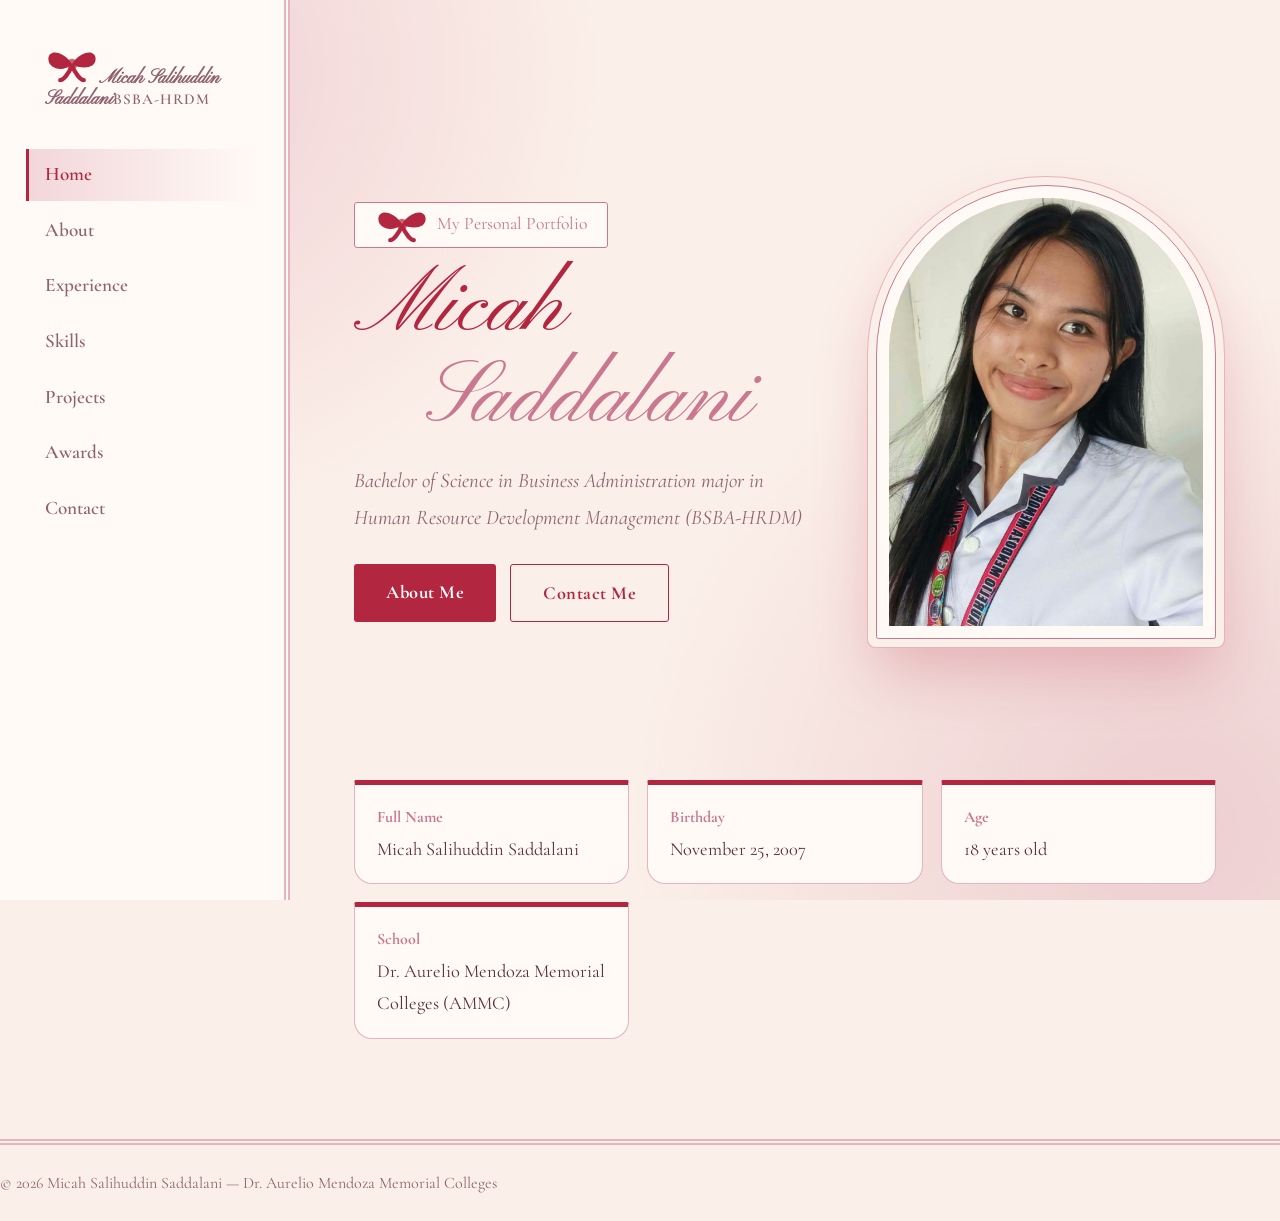
<file: index.html>
<!DOCTYPE html>
<html lang="en">
<head>
<meta charset="UTF-8">
<meta name="viewport" content="width=device-width, initial-scale=1.0">
<title>Home | Micah Salihuddin Saddalani</title>
<link rel="preconnect" href="https://fonts.googleapis.com">
<link rel="preconnect" href="https://fonts.gstatic.com" crossorigin>
<link href="https://fonts.googleapis.com/css2?family=Pinyon+Script&family=Cormorant+Garamond:ital,wght@0,400;0,600;0,700;1,400&display=swap" rel="stylesheet">
<link rel="stylesheet" href="style.css">
</head>
<body>
<header class="top">
<a class="brand" href="index.html"><svg class="bow" viewBox="0 0 64 42" aria-hidden="true"><path d="M32 20C22 4 4 2 4 14s18 16 28 6zM32 20c10-16 28-18 28-6S42 26 32 20z" fill="currentColor"/><path d="M32 22c-4 9-10 17-14 17M32 22c4 9 10 17 14 17" stroke="currentColor" stroke-width="5" fill="none" stroke-linecap="round"/><circle cx="32" cy="20" r="6.5" fill="currentColor" opacity=".7"/></svg><span>Micah Salihuddin Saddalani<small>BSBA-HRDM</small></span></a>
<nav><ul><li><a href="index.html" class="on">Home</a></li><li><a href="about.html">About</a></li><li><a href="experience.html">Experience</a></li><li><a href="skills.html">Skills</a></li><li><a href="projects.html">Projects</a></li><li><a href="awards.html">Awards</a></li><li><a href="contact.html">Contact</a></li></ul></nav>
</header>
<main>
<section class="hero intro">
<div>
<span class="tag"><svg class="bow" viewBox="0 0 64 42" aria-hidden="true"><path d="M32 20C22 4 4 2 4 14s18 16 28 6zM32 20c10-16 28-18 28-6S42 26 32 20z" fill="currentColor"/><path d="M32 22c-4 9-10 17-14 17M32 22c4 9 10 17 14 17" stroke="currentColor" stroke-width="5" fill="none" stroke-linecap="round"/><circle cx="32" cy="20" r="6.5" fill="currentColor" opacity=".7"/></svg>My Personal Portfolio</span>
<h1>Micah<span>Saddalani</span></h1>
<p class="course">Bachelor of Science in Business Administration major in Human Resource Development Management (BSBA-HRDM)</p>
<div class="btns"><a class="btn" href="about.html">About Me</a><a class="btn alt" href="contact.html">Contact Me</a></div>
</div>
<div class="avatar "><div class="ph"><span>MS</span><img src="./images/cf993c33-d4bf-4c0f-a666-e9ceb69da66f.jfif" alt="Profile picture of Micah Salihuddin Saddalani" onerror="this.remove()"></div></div>
</section>
<section class="facts">
<div class="fact"><b>Full Name</b>Micah Salihuddin Saddalani</div>
<div class="fact"><b>Birthday</b>November 25, 2007</div>
<div class="fact"><b>Age</b>18 years old</div>
<div class="fact"><b>School</b>Dr. Aurelio Mendoza Memorial Colleges (AMMC)</div>
</section>
</main>
<footer>&copy; 2026 Micah Salihuddin Saddalani &mdash; Dr. Aurelio Mendoza Memorial Colleges</footer>
</body>
</html>
</file>
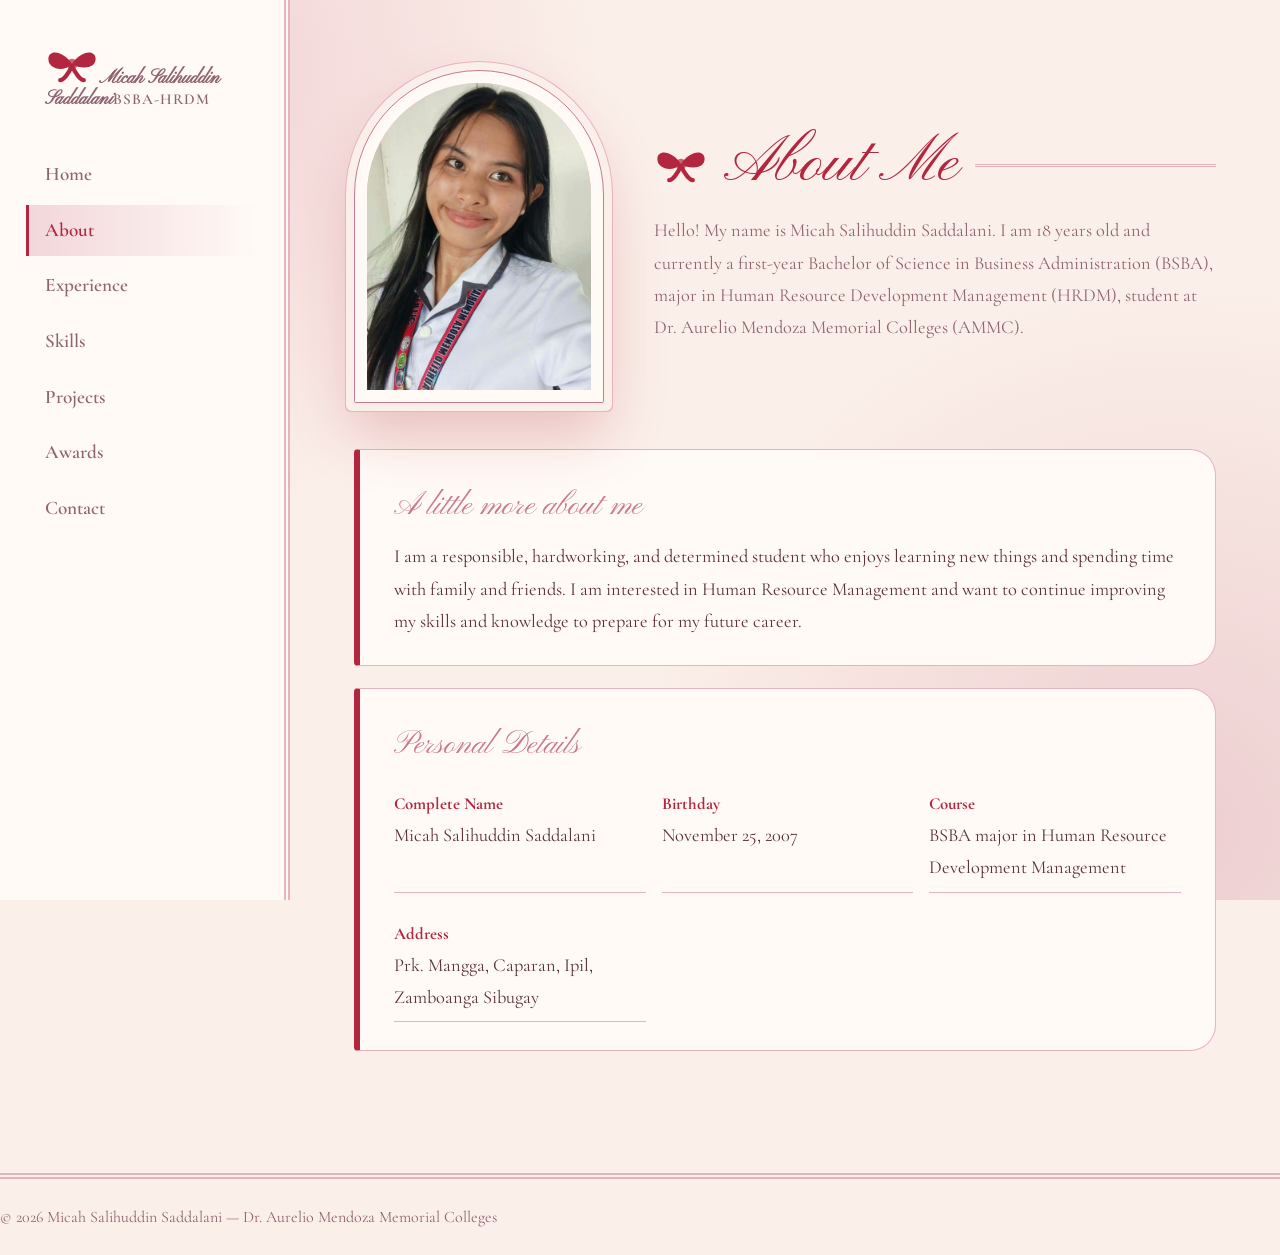
<file: about.html>
<!DOCTYPE html>
<html lang="en">
<head>
<meta charset="UTF-8">
<meta name="viewport" content="width=device-width, initial-scale=1.0">
<title>About | Micah Salihuddin Saddalani</title>
<link rel="preconnect" href="https://fonts.googleapis.com">
<link rel="preconnect" href="https://fonts.gstatic.com" crossorigin>
<link href="https://fonts.googleapis.com/css2?family=Pinyon+Script&family=Cormorant+Garamond:ital,wght@0,400;0,600;0,700;1,400&display=swap" rel="stylesheet">
<link rel="stylesheet" href="style.css">
</head>
<body>
<header class="top">
<a class="brand" href="index.html"><svg class="bow" viewBox="0 0 64 42" aria-hidden="true"><path d="M32 20C22 4 4 2 4 14s18 16 28 6zM32 20c10-16 28-18 28-6S42 26 32 20z" fill="currentColor"/><path d="M32 22c-4 9-10 17-14 17M32 22c4 9 10 17 14 17" stroke="currentColor" stroke-width="5" fill="none" stroke-linecap="round"/><circle cx="32" cy="20" r="6.5" fill="currentColor" opacity=".7"/></svg><span>Micah Salihuddin Saddalani<small>BSBA-HRDM</small></span></a>
<nav><ul><li><a href="index.html">Home</a></li><li><a href="about.html" class="on">About</a></li><li><a href="experience.html">Experience</a></li><li><a href="skills.html">Skills</a></li><li><a href="projects.html">Projects</a></li><li><a href="awards.html">Awards</a></li><li><a href="contact.html">Contact</a></li></ul></nav>
</header>
<main>
<section class="intro"><div class="split"><div class="avatar sm"><div class="ph"><span>MS</span><img src="./images/cf993c33-d4bf-4c0f-a666-e9ceb69da66f.jfif" alt="Profile picture of Micah Salihuddin Saddalani" onerror="this.remove()"></div></div><div><h2 class="title"><svg class="bow" viewBox="0 0 64 42" aria-hidden="true"><path d="M32 20C22 4 4 2 4 14s18 16 28 6zM32 20c10-16 28-18 28-6S42 26 32 20z" fill="currentColor"/><path d="M32 22c-4 9-10 17-14 17M32 22c4 9 10 17 14 17" stroke="currentColor" stroke-width="5" fill="none" stroke-linecap="round"/><circle cx="32" cy="20" r="6.5" fill="currentColor" opacity=".7"/></svg>About Me</h2><p class="lead">Hello! My name is Micah Salihuddin Saddalani. I am 18 years old and currently a first-year Bachelor of Science in Business Administration (BSBA), major in Human Resource Development Management (HRDM), student at Dr. Aurelio Mendoza Memorial Colleges (AMMC).</p></div></div>
<div class="block"><h3>A little more about me</h3><p>I am a responsible, hardworking, and determined student who enjoys learning new things and spending time with family and friends. I am interested in Human Resource Management and want to continue improving my skills and knowledge to prepare for my future career.</p></div>
<div class="block"><h3>Personal Details</h3><div class="pairs"><div><small>Complete Name</small><p>Micah Salihuddin Saddalani</p></div><div><small>Birthday</small><p>November 25, 2007</p></div><div><small>Course</small><p>BSBA major in Human Resource Development Management</p></div><div><small>Address</small><p>Prk. Mangga, Caparan, Ipil, Zamboanga Sibugay</p></div></div></div></section>
</main>
<footer>&copy; 2026 Micah Salihuddin Saddalani &mdash; Dr. Aurelio Mendoza Memorial Colleges</footer>
</body>
</html>
</file>
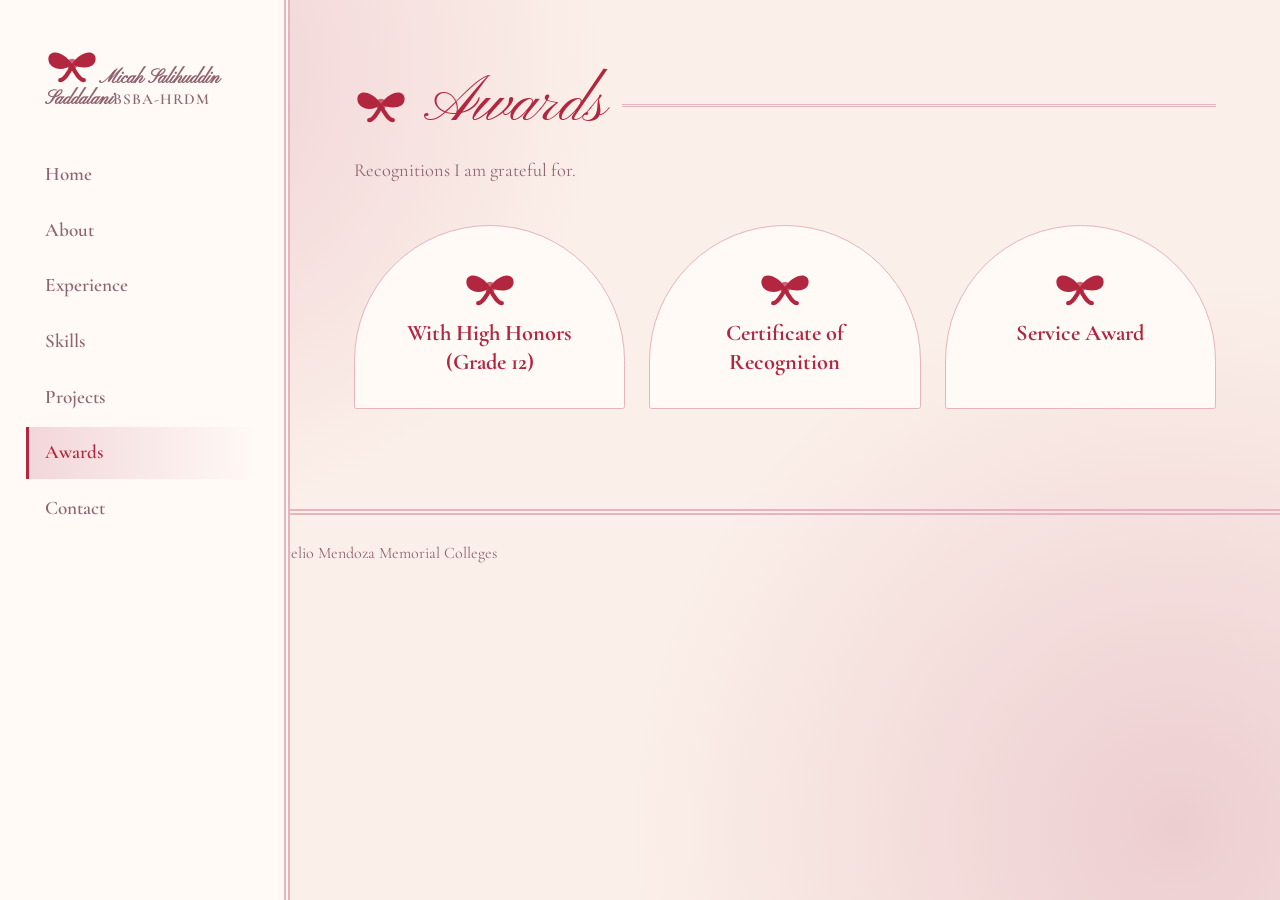
<file: awards.html>
<!DOCTYPE html>
<html lang="en">
<head>
<meta charset="UTF-8">
<meta name="viewport" content="width=device-width, initial-scale=1.0">
<title>Awards | Micah Salihuddin Saddalani</title>
<link rel="preconnect" href="https://fonts.googleapis.com">
<link rel="preconnect" href="https://fonts.gstatic.com" crossorigin>
<link href="https://fonts.googleapis.com/css2?family=Pinyon+Script&family=Cormorant+Garamond:ital,wght@0,400;0,600;0,700;1,400&display=swap" rel="stylesheet">
<link rel="stylesheet" href="style.css">
</head>
<body>
<header class="top">
<a class="brand" href="index.html"><svg class="bow" viewBox="0 0 64 42" aria-hidden="true"><path d="M32 20C22 4 4 2 4 14s18 16 28 6zM32 20c10-16 28-18 28-6S42 26 32 20z" fill="currentColor"/><path d="M32 22c-4 9-10 17-14 17M32 22c4 9 10 17 14 17" stroke="currentColor" stroke-width="5" fill="none" stroke-linecap="round"/><circle cx="32" cy="20" r="6.5" fill="currentColor" opacity=".7"/></svg><span>Micah Salihuddin Saddalani<small>BSBA-HRDM</small></span></a>
<nav><ul><li><a href="index.html">Home</a></li><li><a href="about.html">About</a></li><li><a href="experience.html">Experience</a></li><li><a href="skills.html">Skills</a></li><li><a href="projects.html">Projects</a></li><li><a href="awards.html" class="on">Awards</a></li><li><a href="contact.html">Contact</a></li></ul></nav>
</header>
<main>
<section class="intro"><h2 class="title"><svg class="bow" viewBox="0 0 64 42" aria-hidden="true"><path d="M32 20C22 4 4 2 4 14s18 16 28 6zM32 20c10-16 28-18 28-6S42 26 32 20z" fill="currentColor"/><path d="M32 22c-4 9-10 17-14 17M32 22c4 9 10 17 14 17" stroke="currentColor" stroke-width="5" fill="none" stroke-linecap="round"/><circle cx="32" cy="20" r="6.5" fill="currentColor" opacity=".7"/></svg>Awards</h2><p class="lead">Recognitions I am grateful for.</p><div class="cards"><div class="card"><svg class="bow" viewBox="0 0 64 42" aria-hidden="true"><path d="M32 20C22 4 4 2 4 14s18 16 28 6zM32 20c10-16 28-18 28-6S42 26 32 20z" fill="currentColor"/><path d="M32 22c-4 9-10 17-14 17M32 22c4 9 10 17 14 17" stroke="currentColor" stroke-width="5" fill="none" stroke-linecap="round"/><circle cx="32" cy="20" r="6.5" fill="currentColor" opacity=".7"/></svg><h3>With High Honors (Grade 12)</h3></div><div class="card"><svg class="bow" viewBox="0 0 64 42" aria-hidden="true"><path d="M32 20C22 4 4 2 4 14s18 16 28 6zM32 20c10-16 28-18 28-6S42 26 32 20z" fill="currentColor"/><path d="M32 22c-4 9-10 17-14 17M32 22c4 9 10 17 14 17" stroke="currentColor" stroke-width="5" fill="none" stroke-linecap="round"/><circle cx="32" cy="20" r="6.5" fill="currentColor" opacity=".7"/></svg><h3>Certificate of Recognition</h3></div><div class="card"><svg class="bow" viewBox="0 0 64 42" aria-hidden="true"><path d="M32 20C22 4 4 2 4 14s18 16 28 6zM32 20c10-16 28-18 28-6S42 26 32 20z" fill="currentColor"/><path d="M32 22c-4 9-10 17-14 17M32 22c4 9 10 17 14 17" stroke="currentColor" stroke-width="5" fill="none" stroke-linecap="round"/><circle cx="32" cy="20" r="6.5" fill="currentColor" opacity=".7"/></svg><h3>Service Award</h3></div></div></section>
</main>
<footer>&copy; 2026 Micah Salihuddin Saddalani &mdash; Dr. Aurelio Mendoza Memorial Colleges</footer>
</body>
</html>
</file>
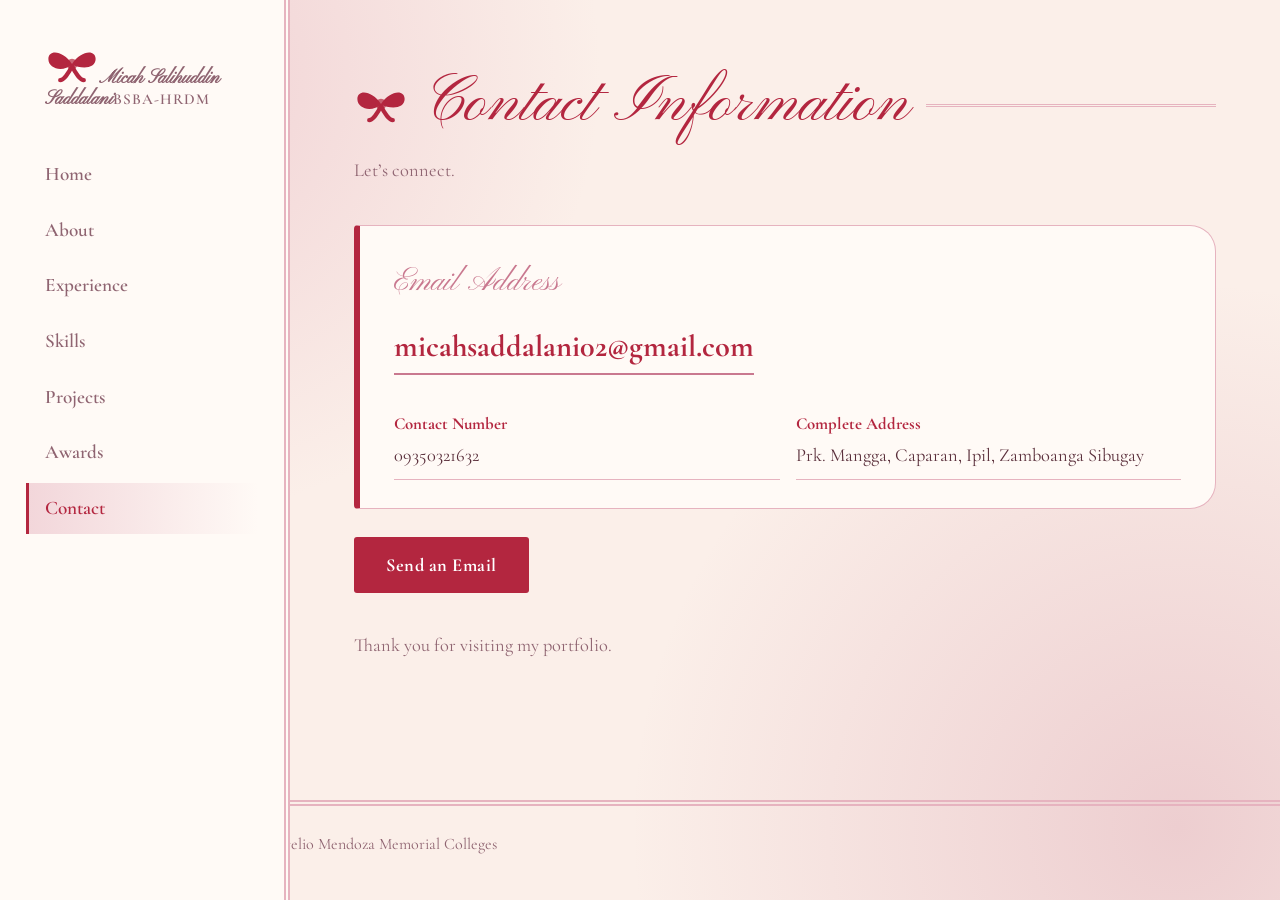
<file: contact.html>
<!DOCTYPE html>
<html lang="en">
<head>
<meta charset="UTF-8">
<meta name="viewport" content="width=device-width, initial-scale=1.0">
<title>Contact | Micah Salihuddin Saddalani</title>
<link rel="preconnect" href="https://fonts.googleapis.com">
<link rel="preconnect" href="https://fonts.gstatic.com" crossorigin>
<link href="https://fonts.googleapis.com/css2?family=Pinyon+Script&family=Cormorant+Garamond:ital,wght@0,400;0,600;0,700;1,400&display=swap" rel="stylesheet">
<link rel="stylesheet" href="style.css">
</head>
<body>
<header class="top">
<a class="brand" href="index.html"><svg class="bow" viewBox="0 0 64 42" aria-hidden="true"><path d="M32 20C22 4 4 2 4 14s18 16 28 6zM32 20c10-16 28-18 28-6S42 26 32 20z" fill="currentColor"/><path d="M32 22c-4 9-10 17-14 17M32 22c4 9 10 17 14 17" stroke="currentColor" stroke-width="5" fill="none" stroke-linecap="round"/><circle cx="32" cy="20" r="6.5" fill="currentColor" opacity=".7"/></svg><span>Micah Salihuddin Saddalani<small>BSBA-HRDM</small></span></a>
<nav><ul><li><a href="index.html">Home</a></li><li><a href="about.html">About</a></li><li><a href="experience.html">Experience</a></li><li><a href="skills.html">Skills</a></li><li><a href="projects.html">Projects</a></li><li><a href="awards.html">Awards</a></li><li><a href="contact.html" class="on">Contact</a></li></ul></nav>
</header>
<main>
<section class="intro center"><h2 class="title"><svg class="bow" viewBox="0 0 64 42" aria-hidden="true"><path d="M32 20C22 4 4 2 4 14s18 16 28 6zM32 20c10-16 28-18 28-6S42 26 32 20z" fill="currentColor"/><path d="M32 22c-4 9-10 17-14 17M32 22c4 9 10 17 14 17" stroke="currentColor" stroke-width="5" fill="none" stroke-linecap="round"/><circle cx="32" cy="20" r="6.5" fill="currentColor" opacity=".7"/></svg>Contact Information</h2><p class="lead">Let&rsquo;s connect.</p>
<div class="block"><h3>Email Address</h3><a class="mail" href="mailto:micahsaddalani02@gmail.com">micahsaddalani02@gmail.com</a>
<div class="pairs"><div><small>Contact Number</small><p>09350321632</p></div><div><small>Complete Address</small><p>Prk. Mangga, Caparan, Ipil, Zamboanga Sibugay</p></div></div></div>
<div class="btns"><a class="btn" href="mailto:micahsaddalani02@gmail.com">Send an Email</a></div>
<p class="lead" style="margin-top:36px">Thank you for visiting my portfolio.</p></section>
</main>
<footer>&copy; 2026 Micah Salihuddin Saddalani &mdash; Dr. Aurelio Mendoza Memorial Colleges</footer>
</body>
</html>
</file>
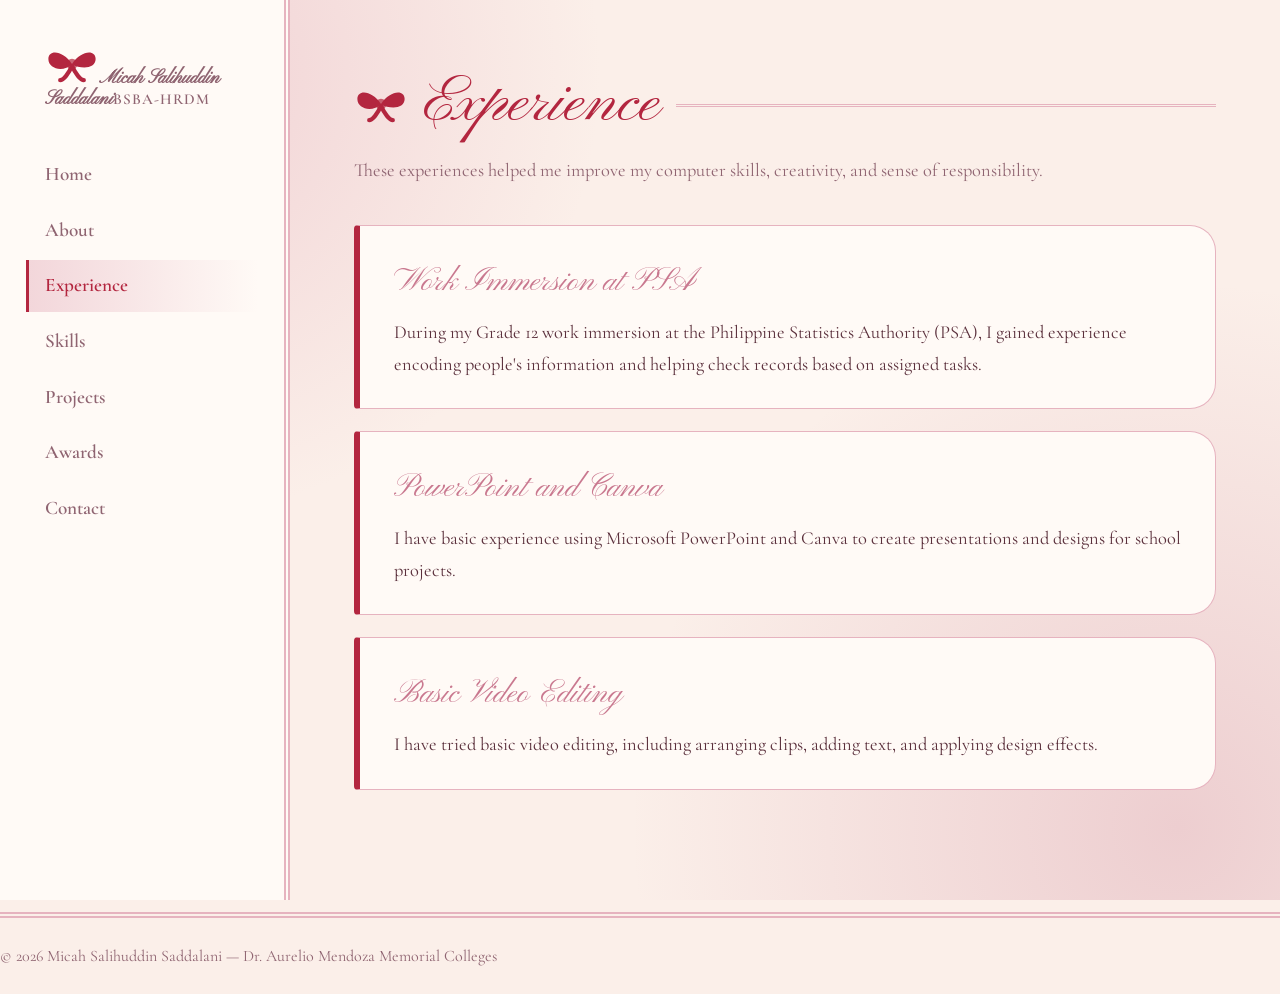
<file: experience.html>
<!DOCTYPE html>
<html lang="en">
<head>
<meta charset="UTF-8">
<meta name="viewport" content="width=device-width, initial-scale=1.0">
<title>Experience | Micah Salihuddin Saddalani</title>
<link rel="preconnect" href="https://fonts.googleapis.com">
<link rel="preconnect" href="https://fonts.gstatic.com" crossorigin>
<link href="https://fonts.googleapis.com/css2?family=Pinyon+Script&family=Cormorant+Garamond:ital,wght@0,400;0,600;0,700;1,400&display=swap" rel="stylesheet">
<link rel="stylesheet" href="style.css">
</head>
<body>
<header class="top">
<a class="brand" href="index.html"><svg class="bow" viewBox="0 0 64 42" aria-hidden="true"><path d="M32 20C22 4 4 2 4 14s18 16 28 6zM32 20c10-16 28-18 28-6S42 26 32 20z" fill="currentColor"/><path d="M32 22c-4 9-10 17-14 17M32 22c4 9 10 17 14 17" stroke="currentColor" stroke-width="5" fill="none" stroke-linecap="round"/><circle cx="32" cy="20" r="6.5" fill="currentColor" opacity=".7"/></svg><span>Micah Salihuddin Saddalani<small>BSBA-HRDM</small></span></a>
<nav><ul><li><a href="index.html">Home</a></li><li><a href="about.html">About</a></li><li><a href="experience.html" class="on">Experience</a></li><li><a href="skills.html">Skills</a></li><li><a href="projects.html">Projects</a></li><li><a href="awards.html">Awards</a></li><li><a href="contact.html">Contact</a></li></ul></nav>
</header>
<main>
<section class="intro"><h2 class="title"><svg class="bow" viewBox="0 0 64 42" aria-hidden="true"><path d="M32 20C22 4 4 2 4 14s18 16 28 6zM32 20c10-16 28-18 28-6S42 26 32 20z" fill="currentColor"/><path d="M32 22c-4 9-10 17-14 17M32 22c4 9 10 17 14 17" stroke="currentColor" stroke-width="5" fill="none" stroke-linecap="round"/><circle cx="32" cy="20" r="6.5" fill="currentColor" opacity=".7"/></svg>Experience</h2><p class="lead">These experiences helped me improve my computer skills, creativity, and sense of responsibility.</p><div class="block"><h3>Work Immersion at PSA</h3><p>During my Grade 12 work immersion at the Philippine Statistics Authority (PSA), I gained experience encoding people's information and helping check records based on assigned tasks.</p></div><div class="block"><h3>PowerPoint and Canva</h3><p>I have basic experience using Microsoft PowerPoint and Canva to create presentations and designs for school projects.</p></div><div class="block"><h3>Basic Video Editing</h3><p>I have tried basic video editing, including arranging clips, adding text, and applying design effects.</p></div></section>
</main>
<footer>&copy; 2026 Micah Salihuddin Saddalani &mdash; Dr. Aurelio Mendoza Memorial Colleges</footer>
</body>
</html>
</file>
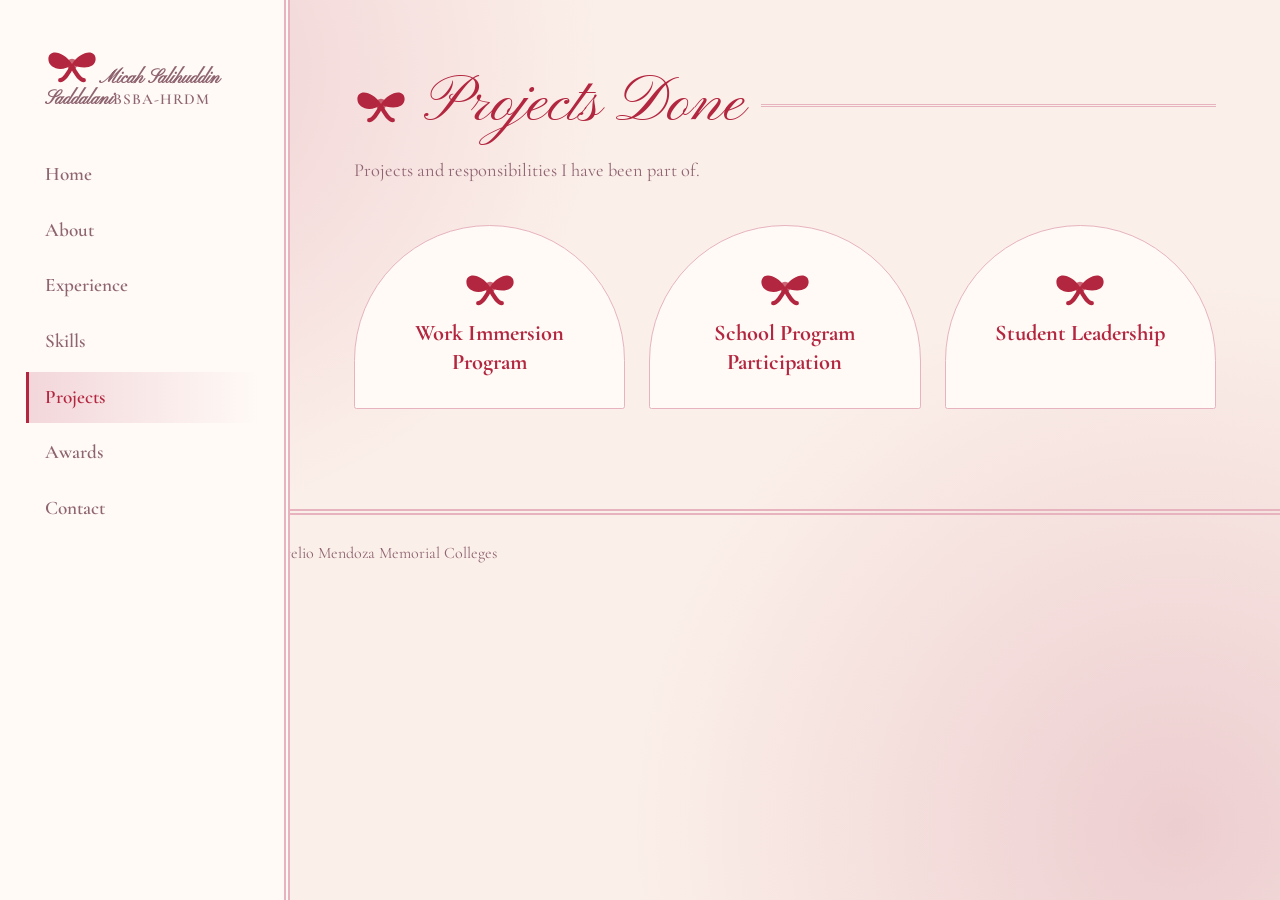
<file: projects.html>
<!DOCTYPE html>
<html lang="en">
<head>
<meta charset="UTF-8">
<meta name="viewport" content="width=device-width, initial-scale=1.0">
<title>Projects | Micah Salihuddin Saddalani</title>
<link rel="preconnect" href="https://fonts.googleapis.com">
<link rel="preconnect" href="https://fonts.gstatic.com" crossorigin>
<link href="https://fonts.googleapis.com/css2?family=Pinyon+Script&family=Cormorant+Garamond:ital,wght@0,400;0,600;0,700;1,400&display=swap" rel="stylesheet">
<link rel="stylesheet" href="style.css">
</head>
<body>
<header class="top">
<a class="brand" href="index.html"><svg class="bow" viewBox="0 0 64 42" aria-hidden="true"><path d="M32 20C22 4 4 2 4 14s18 16 28 6zM32 20c10-16 28-18 28-6S42 26 32 20z" fill="currentColor"/><path d="M32 22c-4 9-10 17-14 17M32 22c4 9 10 17 14 17" stroke="currentColor" stroke-width="5" fill="none" stroke-linecap="round"/><circle cx="32" cy="20" r="6.5" fill="currentColor" opacity=".7"/></svg><span>Micah Salihuddin Saddalani<small>BSBA-HRDM</small></span></a>
<nav><ul><li><a href="index.html">Home</a></li><li><a href="about.html">About</a></li><li><a href="experience.html">Experience</a></li><li><a href="skills.html">Skills</a></li><li><a href="projects.html" class="on">Projects</a></li><li><a href="awards.html">Awards</a></li><li><a href="contact.html">Contact</a></li></ul></nav>
</header>
<main>
<section class="intro"><h2 class="title"><svg class="bow" viewBox="0 0 64 42" aria-hidden="true"><path d="M32 20C22 4 4 2 4 14s18 16 28 6zM32 20c10-16 28-18 28-6S42 26 32 20z" fill="currentColor"/><path d="M32 22c-4 9-10 17-14 17M32 22c4 9 10 17 14 17" stroke="currentColor" stroke-width="5" fill="none" stroke-linecap="round"/><circle cx="32" cy="20" r="6.5" fill="currentColor" opacity=".7"/></svg>Projects Done</h2><p class="lead">Projects and responsibilities I have been part of.</p><div class="cards"><div class="card"><svg class="bow" viewBox="0 0 64 42" aria-hidden="true"><path d="M32 20C22 4 4 2 4 14s18 16 28 6zM32 20c10-16 28-18 28-6S42 26 32 20z" fill="currentColor"/><path d="M32 22c-4 9-10 17-14 17M32 22c4 9 10 17 14 17" stroke="currentColor" stroke-width="5" fill="none" stroke-linecap="round"/><circle cx="32" cy="20" r="6.5" fill="currentColor" opacity=".7"/></svg><h3>Work Immersion Program</h3></div><div class="card"><svg class="bow" viewBox="0 0 64 42" aria-hidden="true"><path d="M32 20C22 4 4 2 4 14s18 16 28 6zM32 20c10-16 28-18 28-6S42 26 32 20z" fill="currentColor"/><path d="M32 22c-4 9-10 17-14 17M32 22c4 9 10 17 14 17" stroke="currentColor" stroke-width="5" fill="none" stroke-linecap="round"/><circle cx="32" cy="20" r="6.5" fill="currentColor" opacity=".7"/></svg><h3>School Program Participation</h3></div><div class="card"><svg class="bow" viewBox="0 0 64 42" aria-hidden="true"><path d="M32 20C22 4 4 2 4 14s18 16 28 6zM32 20c10-16 28-18 28-6S42 26 32 20z" fill="currentColor"/><path d="M32 22c-4 9-10 17-14 17M32 22c4 9 10 17 14 17" stroke="currentColor" stroke-width="5" fill="none" stroke-linecap="round"/><circle cx="32" cy="20" r="6.5" fill="currentColor" opacity=".7"/></svg><h3>Student Leadership</h3></div></div></section>
</main>
<footer>&copy; 2026 Micah Salihuddin Saddalani &mdash; Dr. Aurelio Mendoza Memorial Colleges</footer>
</body>
</html>
</file>
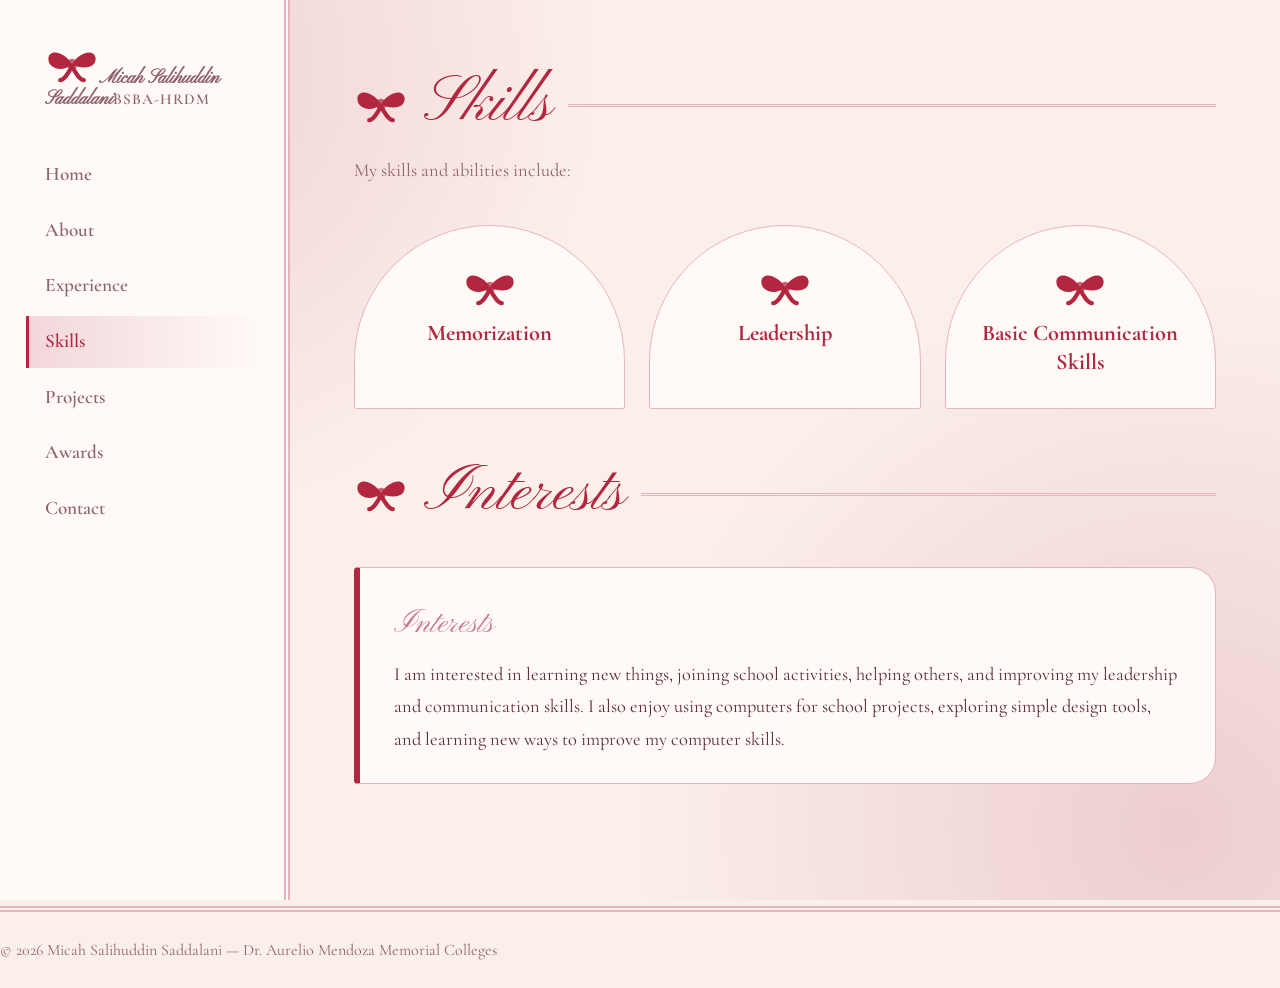
<file: skills.html>
<!DOCTYPE html>
<html lang="en">
<head>
<meta charset="UTF-8">
<meta name="viewport" content="width=device-width, initial-scale=1.0">
<title>Skills | Micah Salihuddin Saddalani</title>
<link rel="preconnect" href="https://fonts.googleapis.com">
<link rel="preconnect" href="https://fonts.gstatic.com" crossorigin>
<link href="https://fonts.googleapis.com/css2?family=Pinyon+Script&family=Cormorant+Garamond:ital,wght@0,400;0,600;0,700;1,400&display=swap" rel="stylesheet">
<link rel="stylesheet" href="style.css">
</head>
<body>
<header class="top">
<a class="brand" href="index.html"><svg class="bow" viewBox="0 0 64 42" aria-hidden="true"><path d="M32 20C22 4 4 2 4 14s18 16 28 6zM32 20c10-16 28-18 28-6S42 26 32 20z" fill="currentColor"/><path d="M32 22c-4 9-10 17-14 17M32 22c4 9 10 17 14 17" stroke="currentColor" stroke-width="5" fill="none" stroke-linecap="round"/><circle cx="32" cy="20" r="6.5" fill="currentColor" opacity=".7"/></svg><span>Micah Salihuddin Saddalani<small>BSBA-HRDM</small></span></a>
<nav><ul><li><a href="index.html">Home</a></li><li><a href="about.html">About</a></li><li><a href="experience.html">Experience</a></li><li><a href="skills.html" class="on">Skills</a></li><li><a href="projects.html">Projects</a></li><li><a href="awards.html">Awards</a></li><li><a href="contact.html">Contact</a></li></ul></nav>
</header>
<main>
<section class="intro"><h2 class="title"><svg class="bow" viewBox="0 0 64 42" aria-hidden="true"><path d="M32 20C22 4 4 2 4 14s18 16 28 6zM32 20c10-16 28-18 28-6S42 26 32 20z" fill="currentColor"/><path d="M32 22c-4 9-10 17-14 17M32 22c4 9 10 17 14 17" stroke="currentColor" stroke-width="5" fill="none" stroke-linecap="round"/><circle cx="32" cy="20" r="6.5" fill="currentColor" opacity=".7"/></svg>Skills</h2><p class="lead">My skills and abilities include:</p><div class="cards"><div class="card"><svg class="bow" viewBox="0 0 64 42" aria-hidden="true"><path d="M32 20C22 4 4 2 4 14s18 16 28 6zM32 20c10-16 28-18 28-6S42 26 32 20z" fill="currentColor"/><path d="M32 22c-4 9-10 17-14 17M32 22c4 9 10 17 14 17" stroke="currentColor" stroke-width="5" fill="none" stroke-linecap="round"/><circle cx="32" cy="20" r="6.5" fill="currentColor" opacity=".7"/></svg><h3>Memorization</h3></div><div class="card"><svg class="bow" viewBox="0 0 64 42" aria-hidden="true"><path d="M32 20C22 4 4 2 4 14s18 16 28 6zM32 20c10-16 28-18 28-6S42 26 32 20z" fill="currentColor"/><path d="M32 22c-4 9-10 17-14 17M32 22c4 9 10 17 14 17" stroke="currentColor" stroke-width="5" fill="none" stroke-linecap="round"/><circle cx="32" cy="20" r="6.5" fill="currentColor" opacity=".7"/></svg><h3>Leadership</h3></div><div class="card"><svg class="bow" viewBox="0 0 64 42" aria-hidden="true"><path d="M32 20C22 4 4 2 4 14s18 16 28 6zM32 20c10-16 28-18 28-6S42 26 32 20z" fill="currentColor"/><path d="M32 22c-4 9-10 17-14 17M32 22c4 9 10 17 14 17" stroke="currentColor" stroke-width="5" fill="none" stroke-linecap="round"/><circle cx="32" cy="20" r="6.5" fill="currentColor" opacity=".7"/></svg><h3>Basic Communication Skills</h3></div></div><div style="height:50px"></div><h2 class="title"><svg class="bow" viewBox="0 0 64 42" aria-hidden="true"><path d="M32 20C22 4 4 2 4 14s18 16 28 6zM32 20c10-16 28-18 28-6S42 26 32 20z" fill="currentColor"/><path d="M32 22c-4 9-10 17-14 17M32 22c4 9 10 17 14 17" stroke="currentColor" stroke-width="5" fill="none" stroke-linecap="round"/><circle cx="32" cy="20" r="6.5" fill="currentColor" opacity=".7"/></svg>Interests</h2><p class="lead"></p><div class="block"><h3>Interests</h3><p>I am interested in learning new things, joining school activities, helping others, and improving my leadership and communication skills. I also enjoy using computers for school projects, exploring simple design tools, and learning new ways to improve my computer skills.</p></div></section>
</main>
<footer>&copy; 2026 Micah Salihuddin Saddalani &mdash; Dr. Aurelio Mendoza Memorial Colleges</footer>
</body>
</html>
</file>
<file: style.css>
*{margin:0;padding:0;box-sizing:border-box}
:root{--bg:#fbefe9;--paper:#fffaf6;--mauve:#c9788f;--dust:#e6b3bf;--cherry:#b3263f;--tx:#5a2f3b;--mut:#8f6471}
html{scroll-behavior:smooth}
body{font-family:'Cormorant Garamond',Georgia,serif;font-size:1.15rem;color:var(--tx);line-height:1.75;min-height:100vh;background:var(--bg);background-image:radial-gradient(circle at 12% 8%,rgba(230,179,191,.5),transparent 32%),radial-gradient(circle at 92% 92%,rgba(201,120,143,.28),transparent 38%);background-attachment:fixed}
a{color:inherit;text-decoration:none}
.bow{width:54px;height:36px;color:var(--cherry);flex:none}
.top{position:fixed;inset:0 auto 0 0;width:290px;background:var(--paper);padding:38px 26px;display:flex;flex-direction:column;gap:30px;z-index:10;border-right:6px double var(--dust)}
.brand{font-family:'Pinyon Script',cursive;font-size:2.2rem;line-height:1.1;color:var(--cherry);display:flex;flex-direction:column;align-items:flex-start;gap:6px}
.brand small{font-family:'Cormorant Garamond',serif;font-size:.95rem;color:var(--mut);letter-spacing:1px}
.top ul{list-style:none;display:flex;flex-direction:column;gap:4px}
.top a{display:block;padding:9px 16px;font-size:1.2rem;font-weight:600;color:var(--mut);border-left:3px solid transparent;transition:.25s}
.top a:hover{color:var(--cherry);border-left-color:var(--dust);padding-left:24px}
.top a.on{color:var(--cherry);border-left-color:var(--cherry);background:linear-gradient(90deg,rgba(230,179,191,.5),transparent)}
main{margin-left:290px;padding:70px 64px 30px;max-width:1220px}
.hero{display:grid;grid-template-columns:1fr auto;gap:56px;align-items:center;min-height:76vh}
.hero h1{font-family:'Pinyon Script',cursive;font-size:clamp(3.4rem,7vw,6.6rem);font-weight:400;line-height:1.02;color:var(--cherry);margin:10px 0 18px}
.hero h1 span{display:block;color:var(--mauve);padding-left:.8em}
.course{color:var(--mut);font-size:1.3rem;max-width:520px;font-style:italic}
.tag{display:inline-flex;align-items:center;gap:8px;padding:4px 20px;border:1px solid var(--mauve);border-radius:3px;color:var(--mauve);font-size:1.1rem;background:var(--paper)}
.btns{display:flex;gap:14px;flex-wrap:wrap;margin-top:28px}
.btn{padding:12px 32px;background:var(--cherry);color:#fff;font-weight:700;border-radius:3px;transition:.25s;letter-spacing:.5px}
.btn:hover{background:var(--mauve);transform:translateY(-3px)}
.btn.alt{background:transparent;color:var(--cherry);border:1px solid var(--cherry)}
.avatar{width:min(340px,80vw);aspect-ratio:3/4;padding:12px;background:var(--paper);border:1px solid var(--mauve);border-radius:999px 999px 14px 14px;box-shadow:0 0 0 8px var(--bg),0 0 0 9px var(--dust),0 30px 60px rgba(179,38,63,.25);margin:auto}
.ph{position:relative;width:100%;height:100%;border-radius:999px 999px 6px 6px;overflow:hidden;background:linear-gradient(170deg,#f5d3da,#d98ea2);display:flex;align-items:center;justify-content:center}
.ph span{font-family:'Pinyon Script',cursive;font-size:5.6rem;color:#fff}
.ph img{position:absolute;inset:0;width:100%;height:100%;object-fit:cover}
.avatar.sm{width:250px}
.avatar.sm .ph span{font-size:3.8rem}
.facts{display:grid;grid-template-columns:repeat(auto-fit,minmax(210px,1fr));gap:18px;margin-top:26px}
.fact{background:var(--paper);border:1px solid var(--dust);border-top:5px solid var(--cherry);padding:18px 22px;border-radius:2px 2px 18px 18px}
.fact b{display:block;color:var(--mauve);font-size:1rem;margin-bottom:2px}
h2.title{font-family:'Pinyon Script',cursive;font-size:clamp(2.8rem,5vw,4.4rem);font-weight:400;color:var(--cherry);display:flex;align-items:center;gap:16px;line-height:1.1}
h2.title::after{content:"";flex:1;height:0;border-top:3px double var(--dust)}
.lead{color:var(--mut);max-width:740px;margin:14px 0 38px}
.split{display:grid;grid-template-columns:auto 1fr;gap:50px;align-items:center;margin-bottom:46px}
.split .lead{margin:14px 0 0}
.block{background:var(--paper);border:1px solid var(--dust);border-left:6px solid var(--cherry);border-radius:4px 26px 26px 4px;padding:28px 34px;margin-bottom:22px}
.block h3{font-family:'Pinyon Script',cursive;font-size:2rem;font-weight:400;color:var(--mauve);margin-bottom:6px}
.pairs{display:grid;grid-template-columns:repeat(auto-fit,minmax(240px,1fr));gap:16px}
.pairs div{border-bottom:1px solid var(--dust);padding:8px 0}
.pairs small{color:var(--cherry);font-weight:700;font-size:1.05rem}
.cards{display:grid;grid-template-columns:repeat(auto-fit,minmax(240px,1fr));gap:24px}
.card{background:var(--paper);border:1px solid var(--dust);border-radius:999px 999px 18px 18px;padding:44px 26px 32px;text-align:center;transition:.3s}
.card:hover{transform:translateY(-8px);border-color:var(--cherry);box-shadow:0 22px 44px rgba(179,38,63,.2)}
.card .bow{margin:0 auto 12px;display:block}
.card h3{font-size:1.4rem;color:var(--cherry);line-height:1.3}
.card p{color:var(--mut);margin-top:6px;font-size:1.05rem}
.center{text-align:left}
.mail{display:inline-block;margin:4px 0 24px;font-size:clamp(1.2rem,2.4vw,1.9rem);font-weight:700;color:var(--cherry);border-bottom:2px double var(--mauve)}
footer{margin-top:70px;padding:24px 0;border-top:6px double var(--dust);color:var(--mut);font-size:1rem}
.intro{animation:drift .9s ease both}
@keyframes drift{from{opacity:0;transform:translateX(-26px)}to{opacity:1;transform:none}}
a:focus-visible{outline:3px solid var(--cherry);outline-offset:3px}
@media(prefers-reduced-motion:reduce){*{animation:none!important;transition:none!important}}
@media(max-width:960px){.top{position:static;width:100%;border-right:0;border-bottom:6px double var(--dust);padding:22px}.top ul{flex-direction:row;flex-wrap:wrap}main{margin-left:0;padding:40px 22px}.hero,.split{grid-template-columns:1fr}.hero{min-height:auto}}
</file>
